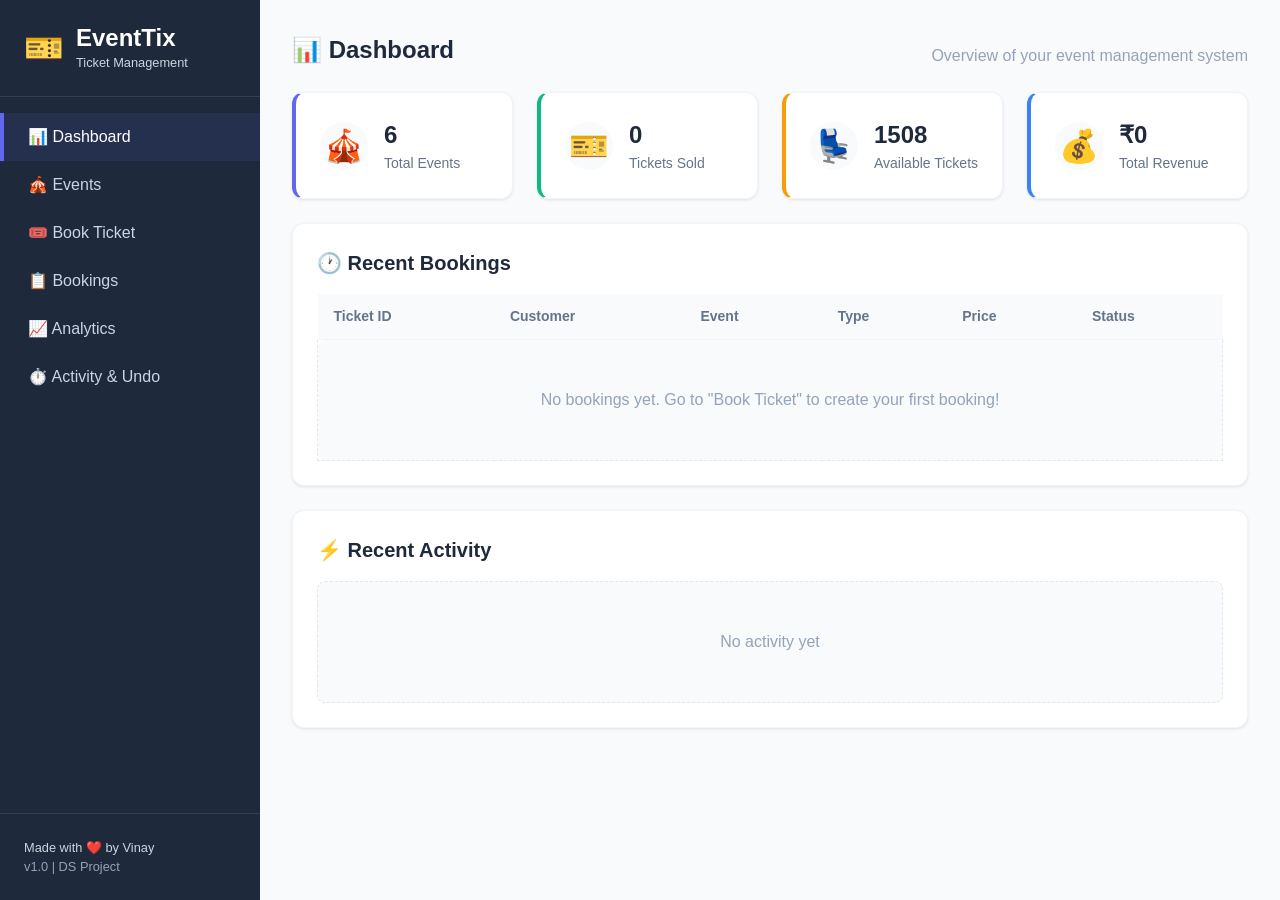
<file: index.html>
<!DOCTYPE html>
<html lang="en">
<head>
    <meta charset="UTF-8">
    <meta name="viewport" content="width=device-width, initial-scale=1.0">
    <title>EventTix - Event Ticket Management System</title>
    <link rel="stylesheet" href="css/styles.css">
</head>
<body>
    <div class="app-container">
        <!-- SIDEBAR -->
        <aside class="sidebar">
            <div class="sidebar-brand">
                <span class="brand-icon">🎫</span>
                <div>
                    <h1>EventTix</h1>
                    <p>Ticket Management</p>
                </div>
            </div>
            <nav class="sidebar-nav">
                <a class="nav-item active" data-section="dashboard">📊 Dashboard</a>
                <a class="nav-item" data-section="events">🎪 Events</a>
                <a class="nav-item" data-section="book-ticket">🎟️ Book Ticket</a>
                <a class="nav-item" data-section="bookings">📋 Bookings</a>
                <a class="nav-item" data-section="analytics">📈 Analytics</a>
                <a class="nav-item" data-section="activity">⏱️ Activity & Undo</a>
            </nav>
            <div class="sidebar-footer">
                <p>Made with ❤️ by Vinay</p>
                <p class="text-muted">v1.0 | DS Project</p>
            </div>
        </aside>

        <!-- MAIN CONTENT -->
        <main class="main-content">
            <!-- Mobile Header with menu toggle -->
            <div class="mobile-header">
                <button id="mobile-menu-btn" class="btn-icon">☰</button>
                <span>EventTix</span>
            </div>

            <!-- SECTION: DASHBOARD -->
            <section id="section-dashboard" class="page-section active">
                <div class="page-header">
                    <h2>📊 Dashboard</h2>
                    <p class="text-muted">Overview of your event management system</p>
                </div>
                
                <!-- Stat Cards -->
                <div class="stat-grid">
                    <div class="stat-card stat-card--primary">
                        <div class="stat-icon">🎪</div>
                        <div class="stat-info">
                            <h3 id="stat-total-events">0</h3>
                            <p>Total Events</p>
                        </div>
                    </div>
                    <div class="stat-card stat-card--success">
                        <div class="stat-icon">🎫</div>
                        <div class="stat-info">
                            <h3 id="stat-tickets-sold">0</h3>
                            <p>Tickets Sold</p>
                        </div>
                    </div>
                    <div class="stat-card stat-card--warning">
                        <div class="stat-icon">💺</div>
                        <div class="stat-info">
                            <h3 id="stat-available-tickets">0</h3>
                            <p>Available Tickets</p>
                        </div>
                    </div>
                    <div class="stat-card stat-card--info">
                        <div class="stat-icon">💰</div>
                        <div class="stat-info">
                            <h3 id="stat-total-revenue">₹0</h3>
                            <p>Total Revenue</p>
                        </div>
                    </div>
                </div>

                <!-- Recent Bookings -->
                <div class="card mt-24">
                    <div class="card-header">
                        <h3>🕐 Recent Bookings</h3>
                    </div>
                    <div class="table-container">
                        <table>
                            <thead>
                                <tr><th>Ticket ID</th><th>Customer</th><th>Event</th><th>Type</th><th>Price</th><th>Status</th></tr>
                            </thead>
                            <tbody id="dashboard-recent-bookings">
                                <tr><td colspan="6" class="empty-state">No bookings yet</td></tr>
                            </tbody>
                        </table>
                    </div>
                </div>

                <!-- Recent Activity -->
                <div class="card mt-24">
                    <div class="card-header">
                        <h3>⚡ Recent Activity</h3>
                    </div>
                    <div id="dashboard-recent-activity" class="activity-list">
                        <div class="empty-state">No activity yet</div>
                    </div>
                </div>
            </section>

            <!-- SECTION: EVENTS -->
            <section id="section-events" class="page-section">
                <div class="page-header">
                    <h2>🎪 Events</h2>
                    <p class="text-muted">Manage your events</p>
                </div>
                <div class="filter-bar">
                    <input type="text" id="event-search" placeholder="🔍 Search events..." class="search-input">
                    <select id="event-category-filter" class="filter-select">
                        <option value="all">All Categories</option>
                        <!-- Categories populated by JS -->
                    </select>
                    <button id="btn-add-event" class="btn btn-primary">+ Add Event</button>
                </div>
                <div id="events-container" class="events-grid">
                    <div class="empty-state">No events found</div>
                </div>
            </section>

            <!-- SECTION: BOOK TICKET -->
            <section id="section-book-ticket" class="page-section">
                <div class="page-header">
                    <h2>🎟️ Book a Ticket</h2>
                    <p class="text-muted">Follow the steps to book your ticket</p>
                </div>
                
                <!-- Step Indicator -->
                <div class="booking-steps">
                    <div class="step active" data-step="1"><span class="step-number">1</span><span class="step-label">Select Event</span></div>
                    <div class="step-line"></div>
                    <div class="step" data-step="2"><span class="step-number">2</span><span class="step-label">Ticket Type</span></div>
                    <div class="step-line"></div>
                    <div class="step" data-step="3"><span class="step-number">3</span><span class="step-label">Details</span></div>
                    <div class="step-line"></div>
                    <div class="step" data-step="4"><span class="step-number">4</span><span class="step-label">Confirm</span></div>
                </div>

                <!-- Step 1: Select Event -->
                <div id="step-1" class="step-content active">
                    <div class="card">
                        <h3>Select an Event</h3>
                        <p class="text-muted">Choose the event you want to attend</p>
                        <div id="booking-event-list" class="booking-event-list">
                            <!-- Event cards populated by JS -->
                        </div>
                    </div>
                </div>

                <!-- Step 2: Select Ticket Type -->
                <div id="step-2" class="step-content">
                    <div class="card">
                        <h3>Select Ticket Type</h3>
                        <p class="text-muted">Choose your preferred ticket category</p>
                        <div id="ticket-type-cards" class="ticket-type-grid">
                            <!-- Ticket type cards populated by JS -->
                        </div>
                        <div class="step-actions">
                            <button class="btn btn-outline" onclick="App.bookingPrevStep()">← Back</button>
                        </div>
                    </div>
                </div>

                <!-- Step 3: Customer Details -->
                <div id="step-3" class="step-content">
                    <div class="card">
                        <h3>Enter Your Details</h3>
                        <p class="text-muted">Fill in your information</p>
                        <form id="customer-form" onsubmit="return false;">
                            <div class="form-group">
                                <label for="input-customer-name">Full Name *</label>
                                <input type="text" id="input-customer-name" placeholder="Enter your full name" required>
                            </div>
                            <div class="form-group">
                                <label for="input-customer-email">Email Address *</label>
                                <input type="email" id="input-customer-email" placeholder="your.email@example.com" required>
                            </div>
                            <div class="form-group">
                                <label for="input-customer-phone">Phone Number * (10 digits)</label>
                                <input type="tel" id="input-customer-phone" placeholder="9876543210" maxlength="10" required>
                            </div>
                            <div class="step-actions">
                                <button class="btn btn-outline" type="button" onclick="App.bookingPrevStep()">← Back</button>
                                <button class="btn btn-primary" type="button" onclick="App.bookingNextStep()">Next →</button>
                            </div>
                        </form>
                    </div>
                </div>

                <!-- Step 4: Summary & Confirm -->
                <div id="step-4" class="step-content">
                    <div class="card">
                        <h3>Booking Summary</h3>
                        <p class="text-muted">Review your booking details</p>
                        <div id="booking-summary-content" class="booking-summary">
                            <!-- Summary populated by JS -->
                        </div>
                        <div class="step-actions">
                            <button class="btn btn-outline" onclick="App.bookingPrevStep()">← Back</button>
                            <button id="btn-confirm-booking" class="btn btn-success btn-lg">✅ Confirm Booking</button>
                        </div>
                    </div>
                </div>

                <!-- Booking Success -->
                <div id="step-success" class="step-content">
                    <div class="card text-center">
                        <div class="success-icon">✅</div>
                        <h2>Booking Confirmed!</h2>
                        <p class="text-muted">Your ticket has been booked successfully</p>
                        <div id="success-ticket-id" class="ticket-id-display"></div>
                        <div class="step-actions">
                            <button class="btn btn-primary" onclick="App.viewLastTicket()">🎫 View Ticket</button>
                            <button class="btn btn-outline" onclick="App.resetBooking()">Book Another</button>
                        </div>
                    </div>
                </div>
            </section>

            <!-- SECTION: BOOKINGS -->
            <section id="section-bookings" class="page-section">
                <div class="page-header">
                    <h2>📋 All Bookings</h2>
                    <p class="text-muted">View and manage all ticket bookings</p>
                </div>
                <div class="filter-bar">
                    <input type="text" id="booking-search" placeholder="🔍 Search by Ticket ID or Name..." class="search-input">
                    <select id="booking-status-filter" class="filter-select">
                        <option value="all">All Status</option>
                        <option value="confirmed">Confirmed</option>
                        <option value="cancelled">Cancelled</option>
                    </select>
                </div>
                <div class="card">
                    <div class="table-container">
                        <table>
                            <thead>
                                <tr><th>Ticket ID</th><th>Customer</th><th>Event</th><th>Type</th><th>Price</th><th>Date</th><th>Status</th><th>Actions</th></tr>
                            </thead>
                            <tbody id="bookings-table-body">
                                <tr><td colspan="8" class="empty-state">No bookings found</td></tr>
                            </tbody>
                        </table>
                    </div>
                </div>
            </section>

            <!-- SECTION: TICKET VIEW -->
            <section id="section-ticket-view" class="page-section">
                <div class="page-header">
                    <h2>🎫 Ticket Details</h2>
                    <p class="text-muted">Your booking confirmation</p>
                </div>
                <div id="ticket-card" class="ticket-card-container">
                    <!-- Ticket rendered by JS -->
                </div>
                <div class="text-center mt-24">
                    <button class="btn btn-outline" onclick="App.navigateTo('bookings')">← Back to Bookings</button>
                </div>
            </section>

            <!-- SECTION: ANALYTICS -->
            <section id="section-analytics" class="page-section">
                <div class="page-header">
                    <h2>📈 Analytics</h2>
                    <p class="text-muted">Event performance and booking statistics</p>
                </div>
                <div id="analytics-content">
                    <!-- Analytics rendered by JS -->
                </div>
            </section>

            <!-- SECTION: ACTIVITY & UNDO -->
            <section id="section-activity" class="page-section">
                <div class="page-header">
                    <div>
                        <h2>⏱️ Activity Log & Undo</h2>
                        <p class="text-muted">Recent actions and undo operations (Stack Data Structure)</p>
                    </div>
                    <button id="btn-undo" class="btn btn-danger" disabled>↩️ Undo Last Action</button>
                </div>

                <!-- Stack Visualization -->
                <div class="card mt-24">
                    <div class="card-header">
                        <h3>📚 Action Stack Visualization</h3>
                        <span class="badge badge-info" id="stack-size-badge">Size: 0</span>
                    </div>
                    <p class="text-muted" style="padding:0 20px">DATA STRUCTURE: STACK (LIFO - Last In, First Out). The most recent action is at the TOP.</p>
                    <div id="activity-stack-visual" class="stack-visual">
                        <div class="empty-state">Stack is empty</div>
                    </div>
                </div>

                <!-- Activity Log -->
                <div class="card mt-24">
                    <div class="card-header">
                        <h3>📝 Full Activity Log</h3>
                    </div>
                    <div id="activity-list" class="activity-list">
                        <div class="empty-state">No activity recorded</div>
                    </div>
                </div>
            </section>
        </main>
    </div>

    <!-- EVENT MODAL -->
    <div id="modal-event" class="modal-overlay" style="display:none">
        <div class="modal-content">
            <div class="modal-header">
                <h3 id="modal-event-title">Add New Event</h3>
                <button class="modal-close" onclick="App.closeEventModal()">✕</button>
            </div>
            <form id="form-event" onsubmit="return false;">
                <div class="modal-body">
                    <input type="hidden" id="input-event-id" value="">
                    <div class="form-group">
                        <label for="input-event-name">Event Name *</label>
                        <input type="text" id="input-event-name" placeholder="Enter event name" required>
                    </div>
                    <div class="form-group">
                        <label for="input-event-description">Description</label>
                        <textarea id="input-event-description" placeholder="Enter event description" rows="3"></textarea>
                    </div>
                    <div class="form-row">
                        <div class="form-group">
                            <label for="input-event-category">Category *</label>
                            <select id="input-event-category" required>
                                <option value="">Select category</option>
                                <!-- Populated by JS from CATEGORIES array -->
                            </select>
                        </div>
                        <div class="form-group">
                            <label for="input-event-venue">Venue *</label>
                            <input type="text" id="input-event-venue" placeholder="Enter venue" required>
                        </div>
                    </div>
                    <div class="form-row">
                        <div class="form-group">
                            <label for="input-event-date">Date *</label>
                            <input type="date" id="input-event-date" required>
                        </div>
                        <div class="form-group">
                            <label for="input-event-time">Time *</label>
                            <input type="time" id="input-event-time" required>
                        </div>
                    </div>
                    <h4 style="margin-top:16px; margin-bottom:8px">🎫 Ticket Configuration</h4>
                    <div class="ticket-config">
                        <div class="ticket-config-row">
                            <span class="ticket-type-label">VIP</span>
                            <div class="form-group">
                                <label>Price (₹)</label>
                                <input type="number" id="input-vip-price" min="0" value="0" placeholder="Price">
                            </div>
                            <div class="form-group">
                                <label>Capacity</label>
                                <input type="number" id="input-vip-capacity" min="0" value="0" placeholder="Seats">
                            </div>
                        </div>
                        <div class="ticket-config-row">
                            <span class="ticket-type-label">Premium</span>
                            <div class="form-group">
                                <label>Price (₹)</label>
                                <input type="number" id="input-premium-price" min="0" value="0" placeholder="Price">
                            </div>
                            <div class="form-group">
                                <label>Capacity</label>
                                <input type="number" id="input-premium-capacity" min="0" value="0" placeholder="Seats">
                            </div>
                        </div>
                        <div class="ticket-config-row">
                            <span class="ticket-type-label">General</span>
                            <div class="form-group">
                                <label>Price (₹)</label>
                                <input type="number" id="input-general-price" min="0" value="0" placeholder="Price">
                            </div>
                            <div class="form-group">
                                <label>Capacity</label>
                                <input type="number" id="input-general-capacity" min="0" value="0" placeholder="Seats">
                            </div>
                        </div>
                    </div>
                </div>
                <div class="modal-footer">
                    <button type="button" class="btn btn-outline" onclick="App.closeEventModal()">Cancel</button>
                    <button type="submit" class="btn btn-primary" id="btn-save-event">Save Event</button>
                </div>
            </form>
        </div>
    </div>

    <!-- CONFIRM MODAL -->
    <div id="modal-confirm" class="modal-overlay" style="display:none">
        <div class="modal-content modal-small">
            <div class="modal-header">
                <h3>⚠️ Confirm Action</h3>
            </div>
            <div class="modal-body">
                <p id="confirm-message">Are you sure?</p>
            </div>
            <div class="modal-footer">
                <button id="btn-confirm-no" class="btn btn-outline">Cancel</button>
                <button id="btn-confirm-yes" class="btn btn-danger">Confirm</button>
            </div>
        </div>
    </div>

    <!-- NOTIFICATION CONTAINER -->
    <div id="notification-container"></div>

    <!-- SCRIPTS (load order matters!) -->
    <script src="js/utils/helpers.js"></script>
    <script src="js/utils/storage.js"></script>
    <script src="js/data-structures/linked-list.js"></script>
    <script src="js/data-structures/stack.js"></script>
    <script src="js/data-structures/array-store.js"></script>
    <script src="js/modules/validator.js"></script>
    <script src="js/modules/event-manager.js"></script>
    <script src="js/modules/ticket-manager.js"></script>
    <script src="js/modules/dashboard.js"></script>
    <script src="js/modules/analytics.js"></script>
    <script src="js/app.js"></script>
</body>
</html>
</file>
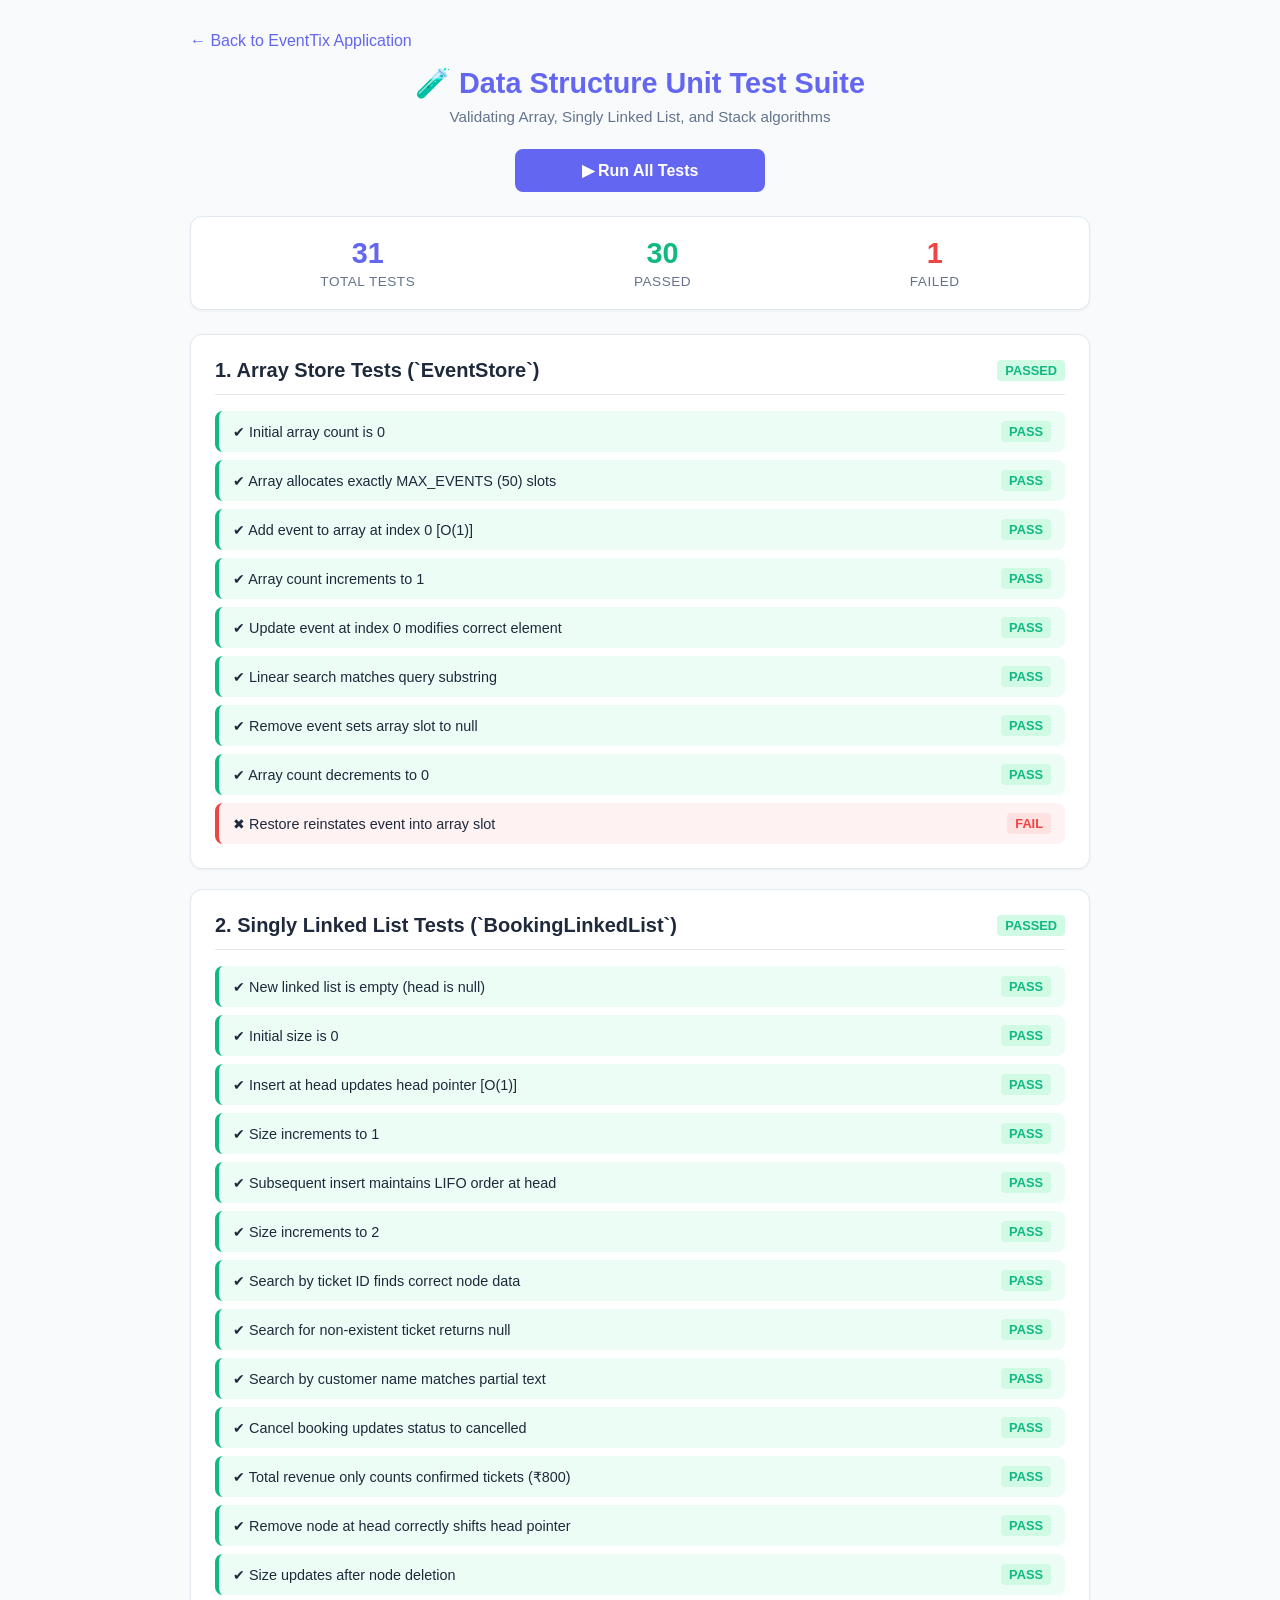
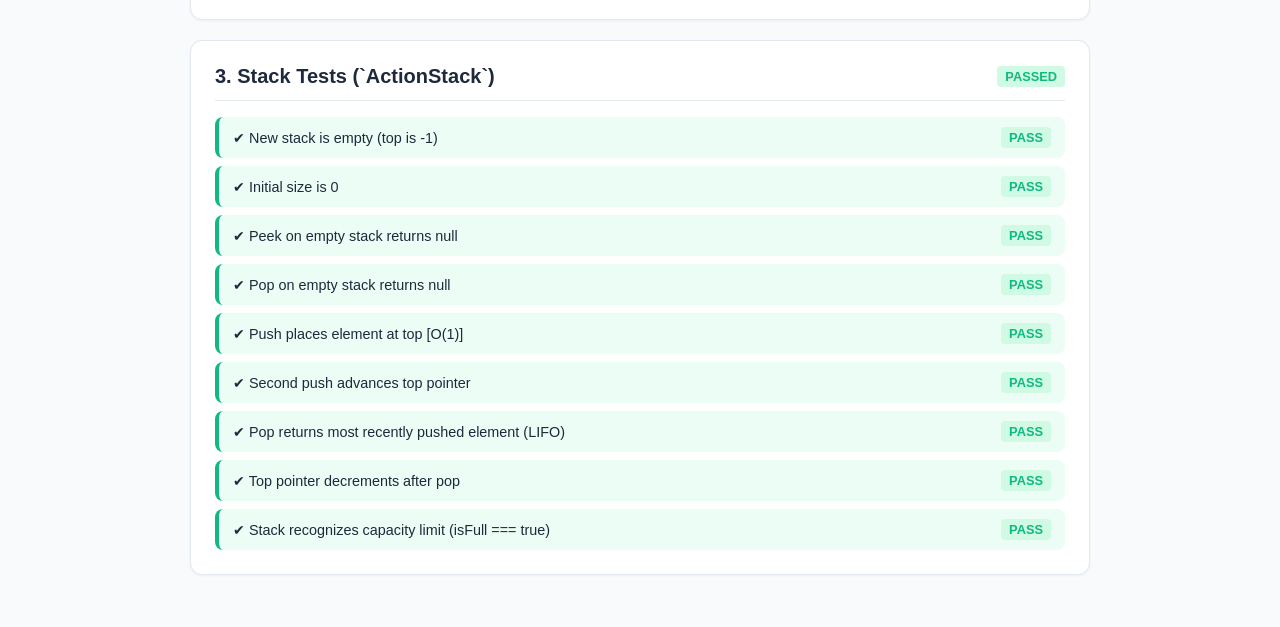
<file: tests/test-data-structures.html>
<!DOCTYPE html>
<html lang="en">
<head>
    <meta charset="UTF-8">
    <meta name="viewport" content="width=device-width, initial-scale=1.0">
    <title>EventTix - Data Structure Test Suite</title>
    <style>
        :root {
            --primary: #6366F1;
            --success: #10B981;
            --danger: #EF4444;
            --bg: #F8FAFC;
            --card: #FFFFFF;
            --text: #1E293B;
            --muted: #64748B;
            --border: #E2E8F0;
        }
        * { box-sizing: border-box; margin: 0; padding: 0; font-family: -apple-system, BlinkMacSystemFont, 'Segoe UI', Roboto, sans-serif; }
        body { background: var(--bg); color: var(--text); padding: 32px 16px; }
        .container { max-width: 900px; margin: 0 auto; }
        header { margin-bottom: 24px; text-align: center; }
        h1 { font-size: 1.8rem; margin-bottom: 8px; color: var(--primary); }
        p.subtitle { color: var(--muted); font-size: 0.95rem; }
        .summary-card { background: var(--card); border: 1px solid var(--border); border-radius: 12px; padding: 20px; margin-bottom: 24px; display: flex; justify-content: space-around; text-align: center; box-shadow: 0 1px 3px rgba(0,0,0,0.05); }
        .summary-item h3 { font-size: 1.8rem; margin-bottom: 4px; }
        .summary-item.total h3 { color: var(--primary); }
        .summary-item.passed h3 { color: var(--success); }
        .summary-item.failed h3 { color: var(--danger); }
        .summary-item p { font-size: 0.85rem; color: var(--muted); text-transform: uppercase; letter-spacing: 0.5px; }
        .section-card { background: var(--card); border: 1px solid var(--border); border-radius: 12px; padding: 24px; margin-bottom: 20px; box-shadow: 0 1px 3px rgba(0,0,0,0.05); }
        .section-header { display: flex; justify-content: space-between; align-items: center; margin-bottom: 16px; padding-bottom: 12px; border-bottom: 1px solid var(--border); }
        .section-header h2 { font-size: 1.25rem; }
        .test-list { display: flex; flex-direction: column; gap: 8px; }
        .test-item { display: flex; justify-content: space-between; align-items: center; padding: 10px 14px; border-radius: 8px; background: #F1F5F9; font-size: 0.9rem; }
        .test-item.pass { background: #ECFDF5; border-left: 4px solid var(--success); }
        .test-item.fail { background: #FEF2F2; border-left: 4px solid var(--danger); }
        .test-status { font-weight: 600; font-size: 0.8rem; padding: 3px 8px; border-radius: 4px; text-transform: uppercase; }
        .test-status.pass { color: var(--success); background: #D1FAE5; }
        .test-status.fail { color: var(--danger); background: #FEE2E2; }
        .btn-run { display: block; width: 100%; max-width: 250px; margin: 0 auto 24px; padding: 12px; background: var(--primary); color: white; border: none; border-radius: 8px; font-weight: 600; font-size: 1rem; cursor: pointer; transition: 0.2s; }
        .btn-run:hover { opacity: 0.9; }
        .back-link { display: inline-block; margin-bottom: 16px; color: var(--primary); text-decoration: none; font-weight: 500; }
        .back-link:hover { text-decoration: underline; }
    </style>
</head>
<body>
    <div class="container">
        <a href="../index.html" class="back-link">← Back to EventTix Application</a>
        <header>
            <h1>🧪 Data Structure Unit Test Suite</h1>
            <p class="subtitle">Validating Array, Singly Linked List, and Stack algorithms</p>
        </header>

        <button class="btn-run" onclick="runAllTests()">▶ Run All Tests</button>

        <div class="summary-card">
            <div class="summary-item total"><h3 id="stat-total">0</h3><p>Total Tests</p></div>
            <div class="summary-item passed"><h3 id="stat-passed">0</h3><p>Passed</p></div>
            <div class="summary-item failed"><h3 id="stat-failed">0</h3><p>Failed</p></div>
        </div>

        <!-- ARRAY TESTS -->
        <div class="section-card">
            <div class="section-header">
                <h2>1. Array Store Tests (`EventStore`)</h2>
                <span id="badge-array" class="test-status">Pending</span>
            </div>
            <div id="results-array" class="test-list"></div>
        </div>

        <!-- LINKED LIST TESTS -->
        <div class="section-card">
            <div class="section-header">
                <h2>2. Singly Linked List Tests (`BookingLinkedList`)</h2>
                <span id="badge-ll" class="test-status">Pending</span>
            </div>
            <div id="results-ll" class="test-list"></div>
        </div>

        <!-- STACK TESTS -->
        <div class="section-card">
            <div class="section-header">
                <h2>3. Stack Tests (`ActionStack`)</h2>
                <span id="badge-stack" class="test-status">Pending</span>
            </div>
            <div id="results-stack" class="test-list"></div>
        </div>
    </div>

    <!-- Load files under test -->
    <script src="../js/utils/helpers.js"></script>
    <script src="../js/utils/storage.js"></script>
    <script src="../js/data-structures/array-store.js"></script>
    <script src="../js/data-structures/linked-list.js"></script>
    <script src="../js/data-structures/stack.js"></script>

    <script>
        let totalCount = 0;
        let passCount = 0;
        let failCount = 0;

        function assert(condition, testName, containerId) {
            totalCount++;
            const container = document.getElementById(containerId);
            const item = document.createElement('div');
            if (condition) {
                passCount++;
                item.className = 'test-item pass';
                item.innerHTML = `<span>✔ ${testName}</span><span class="test-status pass">PASS</span>`;
            } else {
                failCount++;
                item.className = 'test-item fail';
                item.innerHTML = `<span>✖ ${testName}</span><span class="test-status fail">FAIL</span>`;
            }
            container.appendChild(item);
        }

        function runAllTests() {
            totalCount = 0;
            passCount = 0;
            failCount = 0;

            document.getElementById('results-array').innerHTML = '';
            document.getElementById('results-ll').innerHTML = '';
            document.getElementById('results-stack').innerHTML = '';

            // 1. ARRAY TESTS
            testArrayStore();

            // 2. LINKED LIST TESTS
            testLinkedList();

            // 3. STACK TESTS
            testStack();

            // Update stats
            document.getElementById('stat-total').textContent = totalCount;
            document.getElementById('stat-passed').textContent = passCount;
            document.getElementById('stat-failed').textContent = failCount;
        }

        function testArrayStore() {
            const store = new EventStore();
            assert(store.getCount() === 0, "Initial array count is 0", "results-array");
            assert(store.events.length === MAX_EVENTS, `Array allocates exactly MAX_EVENTS (${MAX_EVENTS}) slots`, "results-array");

            // Add Event
            const evt1 = { id: 0, name: "Concert", category: "Music", status: "active", tickets: { VIP: {price:100, total:10, available:10}, Premium: {price:50, total:20, available:20}, General: {price:20, total:50, available:50} } };
            const addRes = store.add(evt1);
            assert(addRes.success === true && store.get(0).name === "Concert", "Add event to array at index 0 [O(1)]", "results-array");
            assert(store.getCount() === 1, "Array count increments to 1", "results-array");

            // Update Event
            store.update(0, { name: "Rock Concert" });
            assert(store.get(0).name === "Rock Concert", "Update event at index 0 modifies correct element", "results-array");

            // Search
            const searchResults = store.search("Rock");
            assert(searchResults.length === 1 && searchResults[0].id === 0, "Linear search matches query substring", "results-array");

            // Delete Event
            const removeRes = store.remove(0);
            assert(removeRes.success === true && store.get(0) === null, "Remove event sets array slot to null", "results-array");
            assert(store.getCount() === 0, "Array count decrements to 0", "results-array");

            // Restore Event (Undo simulation)
            store.restore(evt1);
            assert(store.get(0) !== null && store.get(0).name === "Rock Concert", "Restore reinstates event into array slot", "results-array");

            document.getElementById('badge-array').textContent = "Passed";
            document.getElementById('badge-array').className = "test-status pass";
        }

        function testLinkedList() {
            const list = new BookingLinkedList();
            assert(list.isEmpty() === true, "New linked list is empty (head is null)", "results-ll");
            assert(list.getSize() === 0, "Initial size is 0", "results-ll");

            // Insert at beginning (Head)
            const b1 = { ticketId: "TKT-10001", customerName: "Rahul Sharma", eventName: "Tech Fest", price: 500, status: "confirmed", eventId: 0, ticketType: "General" };
            list.insertAtBeginning(b1);
            assert(list.head !== null && list.head.data.ticketId === "TKT-10001", "Insert at head updates head pointer [O(1)]", "results-ll");
            assert(list.getSize() === 1, "Size increments to 1", "results-ll");

            const b2 = { ticketId: "TKT-10002", customerName: "Priya Patel", eventName: "Cultural Night", price: 800, status: "confirmed", eventId: 1, ticketType: "Premium" };
            list.insertAtBeginning(b2);
            assert(list.head.data.ticketId === "TKT-10002" && list.head.next.data.ticketId === "TKT-10001", "Subsequent insert maintains LIFO order at head", "results-ll");
            assert(list.getSize() === 2, "Size increments to 2", "results-ll");

            // Search by Ticket ID [O(n)]
            const found = list.search("TKT-10001");
            assert(found !== null && found.customerName === "Rahul Sharma", "Search by ticket ID finds correct node data", "results-ll");

            const notFound = list.search("TKT-99999");
            assert(notFound === null, "Search for non-existent ticket returns null", "results-ll");

            // Search by Name
            const nameSearch = list.searchByName("Priya");
            assert(nameSearch.length === 1 && nameSearch[0].ticketId === "TKT-10002", "Search by customer name matches partial text", "results-ll");

            // Cancel Booking
            const cancelRes = list.cancelBooking("TKT-10001");
            assert(cancelRes.success === true && list.search("TKT-10001").status === "cancelled", "Cancel booking updates status to cancelled", "results-ll");

            // Revenue calculation ignores cancelled tickets
            assert(list.getTotalRevenue() === 800, "Total revenue only counts confirmed tickets (₹800)", "results-ll");

            // Remove Node (Undo booking)
            const removeHeadRes = list.removeNode("TKT-10002");
            assert(removeHeadRes.success === true && list.head.data.ticketId === "TKT-10001", "Remove node at head correctly shifts head pointer", "results-ll");
            assert(list.getSize() === 1, "Size updates after node deletion", "results-ll");

            document.getElementById('badge-ll').textContent = "Passed";
            document.getElementById('badge-ll').className = "test-status pass";
        }

        function testStack() {
            const stack = new ActionStack(5);
            assert(stack.isEmpty() === true, "New stack is empty (top is -1)", "results-stack");
            assert(stack.getSize() === 0, "Initial size is 0", "results-stack");
            assert(stack.peek() === null, "Peek on empty stack returns null", "results-stack");
            assert(stack.pop() === null, "Pop on empty stack returns null", "results-stack");

            // Push operations
            stack.push({ type: "BOOK_TICKET", description: "Booked TKT-1" });
            assert(stack.top === 0 && stack.peek().type === "BOOK_TICKET", "Push places element at top [O(1)]", "results-stack");

            stack.push({ type: "CANCEL_TICKET", description: "Cancelled TKT-2" });
            assert(stack.top === 1 && stack.peek().type === "CANCEL_TICKET", "Second push advances top pointer", "results-stack");

            // Pop operation (LIFO)
            const popped = stack.pop();
            assert(popped.type === "CANCEL_TICKET", "Pop returns most recently pushed element (LIFO)", "results-stack");
            assert(stack.top === 0 && stack.peek().type === "BOOK_TICKET", "Top pointer decrements after pop", "results-stack");

            // Stack full & boundary
            stack.push({ type: "A" });
            stack.push({ type: "B" });
            stack.push({ type: "C" });
            stack.push({ type: "D" });
            assert(stack.isFull() === true, "Stack recognizes capacity limit (isFull === true)", "results-stack");

            document.getElementById('badge-stack').textContent = "Passed";
            document.getElementById('badge-stack').className = "test-status pass";
        }

        // Auto-run on page load
        window.addEventListener('DOMContentLoaded', runAllTests);
    </script>
</body>
</html>
</file>
<file: css/styles.css>
:root {
  --primary: #6366F1;
  --primary-hover: #4F46E5;
  --primary-light: #EEF2FF;
  --success: #10B981;
  --success-light: #D1FAE5;
  --warning: #F59E0B;
  --warning-light: #FEF3C7;
  --danger: #EF4444;
  --danger-light: #FEE2E2;
  --info: #3B82F6;
  --info-light: #DBEAFE;
  --background: #F8FAFC;
  --surface: #FFFFFF;
  --sidebar-bg: #1E293B;
  --sidebar-text: #CBD5E1;
  --sidebar-active: #6366F1;
  --text-primary: #1E293B;
  --text-secondary: #64748B;
  --text-muted: #94A3B8;
  --border: #E2E8F0;
  --border-light: #F1F5F9;
}

* {
  box-sizing: border-box;
  margin: 0;
  padding: 0;
}

body {
  font-family: -apple-system, BlinkMacSystemFont, 'Segoe UI', Roboto, 'Helvetica Neue', Arial, sans-serif;
  background-color: var(--background);
  color: var(--text-primary);
  line-height: 1.5;
}

h1 { font-size: 1.75rem; font-weight: 700; }
h2 { font-size: 1.5rem; font-weight: 600; }
h3 { font-size: 1.25rem; font-weight: 600; }

.text-muted { color: var(--text-muted); }
.text-center { text-align: center; }
.mt-24 { margin-top: 24px; }

/* Layout */
.app-container {
  display: grid;
  grid-template-columns: 260px 1fr;
  min-height: 100vh;
}

.sidebar {
  background-color: var(--sidebar-bg);
  color: var(--sidebar-text);
  display: flex;
  flex-direction: column;
  position: sticky;
  top: 0;
  height: 100vh;
  z-index: 100;
  transition: transform 0.3s ease;
}

.sidebar-brand {
  display: flex;
  align-items: center;
  gap: 12px;
  padding: 24px;
  border-bottom: 1px solid rgba(255,255,255,0.1);
}

.brand-icon {
  font-size: 2rem;
}

.sidebar-brand h1 {
  color: #fff;
  font-size: 1.5rem;
  line-height: 1.2;
}

.sidebar-brand p {
  font-size: 0.8rem;
  color: var(--sidebar-text);
}

.sidebar-nav {
  padding: 16px 0;
  flex: 1;
  display: flex;
  flex-direction: column;
}

.nav-item {
  padding: 12px 24px;
  cursor: pointer;
  display: flex;
  align-items: center;
  gap: 12px;
  color: var(--sidebar-text);
  text-decoration: none;
  font-weight: 500;
  transition: all 0.2s;
  border-left: 4px solid transparent;
}

.nav-item:hover {
  background-color: rgba(255,255,255,0.05);
  color: #fff;
}

.nav-item.active {
  background-color: rgba(99, 102, 241, 0.1);
  color: #fff;
  border-left-color: var(--primary);
}

.sidebar-footer {
  padding: 24px;
  font-size: 0.8rem;
  border-top: 1px solid rgba(255,255,255,0.1);
}

.main-content {
  padding: 32px;
  overflow-y: auto;
  max-width: 1400px;
  margin: 0 auto;
  width: 100%;
}

.mobile-header {
  display: none;
  align-items: center;
  gap: 16px;
  padding: 16px;
  background: var(--surface);
  border-bottom: 1px solid var(--border);
  margin: -32px -32px 32px -32px;
  font-weight: 600;
  font-size: 1.25rem;
}

.btn-icon {
  background: none;
  border: none;
  font-size: 1.5rem;
  cursor: pointer;
  color: var(--text-primary);
}

/* Page Sections */
.page-section {
  display: none;
  animation: fadeIn 0.3s ease;
}

.page-section.active {
  display: block;
}

.page-header {
  margin-bottom: 24px;
  display: flex;
  justify-content: space-between;
  align-items: flex-end;
  flex-wrap: wrap;
  gap: 16px;
}

/* Cards & Stats */
.card {
  background: var(--surface);
  border-radius: 12px;
  padding: 24px;
  box-shadow: 0 1px 3px rgba(0,0,0,0.1);
  border: 1px solid var(--border-light);
  transition: box-shadow 0.2s ease;
}

.card:hover {
  box-shadow: 0 4px 6px -1px rgba(0,0,0,0.1);
}

.card-header {
  display: flex;
  justify-content: space-between;
  align-items: center;
  margin-bottom: 16px;
}

.stat-grid {
  display: grid;
  grid-template-columns: repeat(4, 1fr);
  gap: 24px;
}

.stat-card {
  background: var(--surface);
  padding: 24px;
  border-radius: 12px;
  display: flex;
  align-items: center;
  gap: 16px;
  box-shadow: 0 1px 3px rgba(0,0,0,0.1);
  border: 1px solid var(--border-light);
  border-left: 4px solid var(--border);
}

.stat-card--primary { border-left-color: var(--primary); }
.stat-card--success { border-left-color: var(--success); }
.stat-card--warning { border-left-color: var(--warning); }
.stat-card--info { border-left-color: var(--info); }
.stat-card--danger { border-left-color: var(--danger); }

.stat-icon {
  font-size: 2rem;
  width: 48px;
  height: 48px;
  display: flex;
  align-items: center;
  justify-content: center;
  background: var(--background);
  border-radius: 50%;
}

.stat-info h3 {
  font-size: 1.5rem;
  color: var(--text-primary);
}

.stat-info p {
  font-size: 0.875rem;
  color: var(--text-secondary);
}

/* Events Grid */
.events-grid {
  display: grid;
  grid-template-columns: repeat(auto-fill, minmax(320px, 1fr));
  gap: 24px;
}

.event-card {
  background: var(--surface);
  border-radius: 12px;
  padding: 20px;
  box-shadow: 0 1px 3px rgba(0,0,0,0.1);
  border: 1px solid var(--border);
  display: flex;
  flex-direction: column;
  gap: 12px;
  transition: transform 0.2s, box-shadow 0.2s;
}

.event-card:hover {
  transform: translateY(-2px);
  box-shadow: 0 10px 15px -3px rgba(0,0,0,0.1);
}

.event-card-header {
  display: flex;
  justify-content: space-between;
}

.event-card-title {
  font-size: 1.25rem;
  margin-top: 8px;
}

.event-card-desc {
  font-size: 0.875rem;
  flex-grow: 1;
}

.event-card-details {
  display: flex;
  flex-direction: column;
  gap: 4px;
  font-size: 0.875rem;
  color: var(--text-secondary);
  background: var(--background);
  padding: 12px;
  border-radius: 8px;
}

.event-card-tickets {
  margin-top: 8px;
  font-size: 0.875rem;
}

.ticket-info {
  display: flex;
  justify-content: space-between;
  align-items: center;
  margin-bottom: 8px;
}

.mini-progress {
  height: 6px;
  background: var(--border);
  border-radius: 3px;
  width: 100px;
  overflow: hidden;
}

.mini-progress-fill {
  height: 100%;
  background: var(--primary);
  border-radius: 3px;
}

.ticket-prices {
  display: flex;
  gap: 8px;
  flex-wrap: wrap;
}

.price-tag {
  background: var(--info-light);
  color: var(--info);
  padding: 2px 8px;
  border-radius: 4px;
  font-size: 0.75rem;
  font-weight: 600;
}

.event-card-actions {
  display: flex;
  gap: 8px;
  margin-top: auto;
  padding-top: 16px;
  border-top: 1px solid var(--border-light);
}

/* Buttons */
.btn {
  display: inline-flex;
  align-items: center;
  justify-content: center;
  padding: 10px 16px;
  border-radius: 6px;
  font-size: 0.875rem;
  font-weight: 500;
  cursor: pointer;
  border: 1px solid transparent;
  transition: all 0.2s;
}

.btn:disabled {
  opacity: 0.5;
  cursor: not-allowed;
}

.btn-sm { padding: 6px 12px; font-size: 0.75rem; }
.btn-lg { padding: 12px 24px; font-size: 1rem; }

.btn-primary {
  background-color: var(--primary);
  color: white;
}
.btn-primary:hover:not(:disabled) { background-color: var(--primary-hover); }

.btn-success {
  background-color: var(--success);
  color: white;
}
.btn-success:hover:not(:disabled) { background-color: #059669; }

.btn-danger {
  background-color: var(--danger);
  color: white;
}
.btn-danger:hover:not(:disabled) { background-color: #DC2626; }

.btn-outline {
  background-color: transparent;
  border-color: var(--border);
  color: var(--text-primary);
}
.btn-outline:hover:not(:disabled) { background-color: var(--background); }

.btn-danger-outline {
  background-color: transparent;
  border-color: var(--danger-light);
  color: var(--danger);
}
.btn-danger-outline:hover:not(:disabled) { background-color: var(--danger-light); }

/* Badges */
.badge {
  padding: 4px 8px;
  border-radius: 999px;
  font-size: 0.75rem;
  font-weight: 600;
  display: inline-block;
  text-transform: capitalize;
}

.badge-active { background: var(--success-light); color: var(--success); }
.badge-cancelled { background: var(--danger-light); color: var(--danger); }
.badge-confirmed { background: var(--success-light); color: var(--success); }
.badge-vip { background: #E0E7FF; color: #4338CA; }
.badge-premium { background: var(--warning-light); color: #B45309; }
.badge-general { background: var(--info-light); color: var(--info); }
.badge-info { background: var(--info-light); color: var(--info); }

/* Tables */
.table-container {
  overflow-x: auto;
}

table {
  width: 100%;
  border-collapse: collapse;
  text-align: left;
}

th, td {
  padding: 12px 16px;
  border-bottom: 1px solid var(--border-light);
}

th {
  background: var(--background);
  font-weight: 600;
  font-size: 0.875rem;
  color: var(--text-secondary);
}

tbody tr:hover {
  background: var(--background);
}

.ticket-id-link {
  color: var(--primary);
  font-family: monospace;
  cursor: pointer;
  font-weight: 600;
}
.ticket-id-link:hover {
  text-decoration: underline;
}

/* Forms & Modals */
.form-group {
  margin-bottom: 16px;
}

.form-row {
  display: grid;
  grid-template-columns: 1fr 1fr;
  gap: 16px;
}

label {
  display: block;
  font-size: 0.875rem;
  font-weight: 500;
  margin-bottom: 6px;
  color: var(--text-primary);
}

input, select, textarea {
  width: 100%;
  padding: 10px 12px;
  border: 1px solid var(--border);
  border-radius: 6px;
  font-size: 0.875rem;
  font-family: inherit;
  transition: border-color 0.2s, box-shadow 0.2s;
}

input:focus, select:focus, textarea:focus {
  outline: none;
  border-color: var(--primary);
  box-shadow: 0 0 0 3px var(--primary-light);
}

.search-bar, .filter-bar {
  display: flex;
  gap: 16px;
  margin-bottom: 24px;
  align-items: center;
  flex-wrap: wrap;
}

.search-input { flex: 1; min-width: 200px; }
.filter-select { width: 200px; }

.modal-overlay {
  position: fixed;
  top: 0; left: 0; right: 0; bottom: 0;
  background: rgba(15, 23, 42, 0.6);
  backdrop-filter: blur(4px);
  display: flex;
  align-items: center;
  justify-content: center;
  z-index: 1000;
  padding: 16px;
  animation: fadeIn 0.2s;
}

.modal-content {
  background: var(--surface);
  border-radius: 12px;
  width: 100%;
  max-width: 600px;
  max-height: 90vh;
  display: flex;
  flex-direction: column;
  box-shadow: 0 20px 25px -5px rgba(0,0,0,0.1);
  animation: slideInUp 0.3s;
}

.modal-small { max-width: 400px; }

.modal-header {
  padding: 20px 24px;
  border-bottom: 1px solid var(--border-light);
  display: flex;
  justify-content: space-between;
  align-items: center;
}

.modal-close {
  background: none;
  border: none;
  font-size: 1.25rem;
  cursor: pointer;
  color: var(--text-muted);
}
.modal-close:hover { color: var(--text-primary); }

.modal-body {
  padding: 24px;
  overflow-y: auto;
}

.modal-footer {
  padding: 16px 24px;
  border-top: 1px solid var(--border-light);
  display: flex;
  justify-content: flex-end;
  gap: 12px;
}

.ticket-config {
  background: var(--background);
  padding: 16px;
  border-radius: 8px;
  border: 1px solid var(--border);
}

.ticket-config-row {
  display: grid;
  grid-template-columns: 80px 1fr 1fr;
  gap: 16px;
  align-items: center;
  margin-bottom: 12px;
}
.ticket-config-row:last-child { margin-bottom: 0; }
.ticket-type-label { font-weight: 600; font-size: 0.875rem; }

/* Booking Steps */
.booking-steps {
  display: flex;
  align-items: center;
  justify-content: space-between;
  margin-bottom: 32px;
  max-width: 600px;
  margin-left: auto;
  margin-right: auto;
}

.step {
  display: flex;
  flex-direction: column;
  align-items: center;
  gap: 8px;
  position: relative;
  opacity: 0.5;
}

.step.active, .step.completed { opacity: 1; }

.step-number {
  width: 32px; height: 32px;
  border-radius: 50%;
  background: var(--border);
  display: flex;
  align-items: center;
  justify-content: center;
  font-weight: 600;
  color: var(--text-secondary);
}

.step.active .step-number { background: var(--primary); color: white; }
.step.completed .step-number { background: var(--success); color: white; }

.step-label { font-size: 0.75rem; font-weight: 600; }
.step-line { flex: 1; height: 2px; background: var(--border); margin: 0 16px; transform: translateY(-10px); }

.step-content { display: none; max-width: 600px; margin: 0 auto; animation: slideInRight 0.3s; }
.step-content.active { display: block; }
.step-actions { margin-top: 24px; display: flex; justify-content: space-between; border-top: 1px solid var(--border-light); padding-top: 16px; }

.booking-event-list { display: flex; flex-direction: column; gap: 12px; margin-top: 16px; }
.booking-event-item {
  padding: 16px; border: 1px solid var(--border); border-radius: 8px; cursor: pointer; transition: all 0.2s;
  display: flex; justify-content: space-between; align-items: center;
}
.booking-event-item:hover { border-color: var(--primary); background: var(--primary-light); }
.booking-event-item.selected { border-color: var(--primary); background: var(--primary-light); border-width: 2px; }

.ticket-type-grid { display: grid; grid-template-columns: 1fr; gap: 16px; margin-top: 16px; }
.ticket-type-card {
  padding: 16px; border: 1px solid var(--border); border-radius: 8px; cursor: pointer; transition: all 0.2s;
  display: flex; justify-content: space-between; align-items: center;
}
.ticket-type-card:hover:not(.disabled) { border-color: var(--primary); background: var(--primary-light); }
.ticket-type-card.selected { border-color: var(--primary); background: var(--primary-light); border-width: 2px; }
.ticket-type-card.disabled { opacity: 0.5; cursor: not-allowed; background: var(--background); }
.tt-info h4 { font-size: 1.1rem; }
.tt-info p { font-size: 0.8rem; color: var(--text-secondary); }
.tt-price { font-size: 1.25rem; font-weight: 700; color: var(--primary); }

.booking-summary { background: var(--background); padding: 20px; border-radius: 8px; margin-top: 16px; }
.summary-row { display: flex; justify-content: space-between; margin-bottom: 12px; padding-bottom: 12px; border-bottom: 1px dashed var(--border); }
.summary-row:last-child { border-bottom: none; margin-bottom: 0; padding-bottom: 0; }
.summary-label { color: var(--text-secondary); font-size: 0.875rem; }
.summary-val { font-weight: 600; }
.summary-total { font-size: 1.25rem; color: var(--primary); }

/* Ticket View */
.ticket-card-container { display: flex; justify-content: center; margin-top: 24px; }
.ticket-card {
  width: 100%; max-width: 600px;
  background: white; border-radius: 16px;
  box-shadow: 0 10px 25px -5px rgba(0,0,0,0.1);
  display: flex; flex-direction: column; overflow: hidden;
  border: 1px solid var(--border);
}

.ticket-header { background: var(--primary); color: white; padding: 24px; text-align: center; position: relative; }
.ticket-header h2 { margin: 0; font-size: 1.5rem; }
.ticket-status { position: absolute; top: 16px; right: 16px; background: rgba(255,255,255,0.2); padding: 4px 8px; border-radius: 4px; font-size: 0.75rem; font-weight: 600; text-transform: uppercase; }

.ticket-body { padding: 24px; display: grid; grid-template-columns: 2fr 1fr; gap: 24px; border-bottom: 2px dashed var(--border); position: relative; }
.ticket-body::before, .ticket-body::after {
  content: ''; position: absolute; bottom: -12px; width: 24px; height: 24px; background: var(--background); border-radius: 50%; border: 1px solid var(--border);
}
.ticket-body::before { left: -12px; border-right-color: transparent; border-bottom-color: transparent; transform: rotate(45deg); }
.ticket-body::after { right: -12px; border-left-color: transparent; border-bottom-color: transparent; transform: rotate(-45deg); }

.ticket-detail { margin-bottom: 16px; }
.ticket-detail label { font-size: 0.75rem; color: var(--text-secondary); text-transform: uppercase; letter-spacing: 0.05em; margin-bottom: 4px; }
.ticket-detail p { font-size: 1rem; font-weight: 600; color: var(--text-primary); }

.qr-placeholder {
  width: 100%; aspect-ratio: 1; background: #fff; border: 1px solid var(--border); padding: 8px;
  display: grid; grid-template-columns: repeat(5, 1fr); grid-template-rows: repeat(5, 1fr); gap: 2px;
}
.qr-cell { background: var(--text-primary); }
.qr-cell:nth-child(even) { opacity: 0.8; }
.qr-cell:nth-child(3n) { opacity: 0.4; }

.ticket-footer { padding: 24px; text-align: center; background: var(--background); }
.ticket-id { font-family: monospace; font-size: 1.25rem; font-weight: 700; letter-spacing: 0.1em; color: var(--text-secondary); }

/* Activity & Stack Visualization */
.stack-visual {
  display: flex; flex-direction: column-reverse; gap: 8px; padding: 20px;
  background: var(--background); border-radius: 8px; border: 1px dashed var(--border);
  min-height: 200px; max-height: 400px; overflow-y: auto;
}

.stack-item {
  background: var(--surface); border: 1px solid var(--border); padding: 12px 16px; border-radius: 6px;
  display: flex; justify-content: space-between; align-items: center; box-shadow: 0 1px 2px rgba(0,0,0,0.05);
  animation: slideInUp 0.3s;
}
.stack-item.top-item { border-color: var(--primary); border-left: 4px solid var(--primary); background: var(--primary-light); }
.stack-item-info { font-size: 0.875rem; font-family: monospace; color: var(--text-secondary); }

.activity-list { display: flex; flex-direction: column; }
.activity-item { display: flex; gap: 16px; padding: 16px; border-bottom: 1px solid var(--border-light); }
.activity-item:last-child { border-bottom: none; }
.activity-icon { width: 36px; height: 36px; background: var(--background); border-radius: 50%; display: flex; align-items: center; justify-content: center; font-size: 1.25rem; }
.activity-text p { font-weight: 500; font-size: 0.9rem; }
.activity-text span { font-size: 0.75rem; }

/* Analytics Charts (Pure CSS) */
.chart-container { padding: 16px 0; }
.bar-row { display: flex; align-items: center; gap: 16px; margin-bottom: 12px; }
.bar-label { width: 120px; font-size: 0.875rem; text-align: right; white-space: nowrap; overflow: hidden; text-overflow: ellipsis; }
.bar-track { flex: 1; height: 24px; background: var(--background); border-radius: 4px; overflow: hidden; }
.bar-fill { height: 100%; border-radius: 4px; transition: width 0.5s ease; }
.bar-value { width: 80px; font-size: 0.875rem; font-weight: 600; }

.status-breakdown { padding: 16px 0; }
.status-bar { height: 32px; display: flex; border-radius: 8px; overflow: hidden; margin-bottom: 16px; }
.status-fill { height: 100%; transition: width 0.5s; }
.status-fill--confirmed { background: var(--success); }
.status-fill--cancelled { background: var(--danger); }
.status-legend { display: flex; gap: 24px; justify-content: center; }
.legend-item { display: flex; align-items: center; gap: 8px; font-size: 0.875rem; font-weight: 500; }
.legend-dot { width: 12px; height: 12px; border-radius: 50%; }

/* Notifications */
#notification-container { position: fixed; top: 24px; right: 24px; z-index: 9999; display: flex; flex-direction: column; gap: 12px; }
.notification {
  min-width: 300px; padding: 16px; border-radius: 8px; background: white;
  box-shadow: 0 10px 15px -3px rgba(0,0,0,0.1), 0 4px 6px -2px rgba(0,0,0,0.05);
  display: flex; align-items: center; gap: 12px; border-left: 4px solid var(--info);
  animation: slideInRight 0.3s forwards;
}
.notification.success { border-left-color: var(--success); }
.notification.error { border-left-color: var(--danger); }
.notification.info { border-left-color: var(--info); }
.notification-icon { font-size: 1.25rem; }
.notification-msg { font-size: 0.875rem; font-weight: 500; flex: 1; }

.empty-state { text-align: center; padding: 48px 24px; color: var(--text-muted); font-size: 1rem; background: var(--background); border-radius: 8px; border: 1px dashed var(--border); }

/* Animations */
@keyframes fadeIn { from { opacity: 0; } to { opacity: 1; } }
@keyframes slideInUp { from { transform: translateY(20px); opacity: 0; } to { transform: translateY(0); opacity: 1; } }
@keyframes slideInRight { from { transform: translateX(30px); opacity: 0; } to { transform: translateX(0); opacity: 1; } }
@keyframes slideOutRight { from { transform: translateX(0); opacity: 1; } to { transform: translateX(100%); opacity: 0; } }

/* Responsive */
@media (max-width: 1024px) {
  .app-container { grid-template-columns: 1fr; }
  .sidebar { position: fixed; transform: translateX(-100%); width: 260px; box-shadow: 4px 0 10px rgba(0,0,0,0.1); }
  .sidebar.open { transform: translateX(0); }
  .mobile-header { display: flex; }
  .stat-grid { grid-template-columns: repeat(2, 1fr); }
}

@media (max-width: 768px) {
  .stat-grid { grid-template-columns: 1fr; }
  .form-row { grid-template-columns: 1fr; }
  .ticket-config-row { grid-template-columns: 1fr; gap: 8px; border-bottom: 1px solid var(--border); padding-bottom: 12px; }
  .ticket-body { grid-template-columns: 1fr; gap: 16px; }
  .bar-row { flex-direction: column; align-items: stretch; gap: 8px; }
  .bar-label { width: 100%; text-align: left; }
  .bar-value { text-align: right; width: 100%; }
}
</file>
